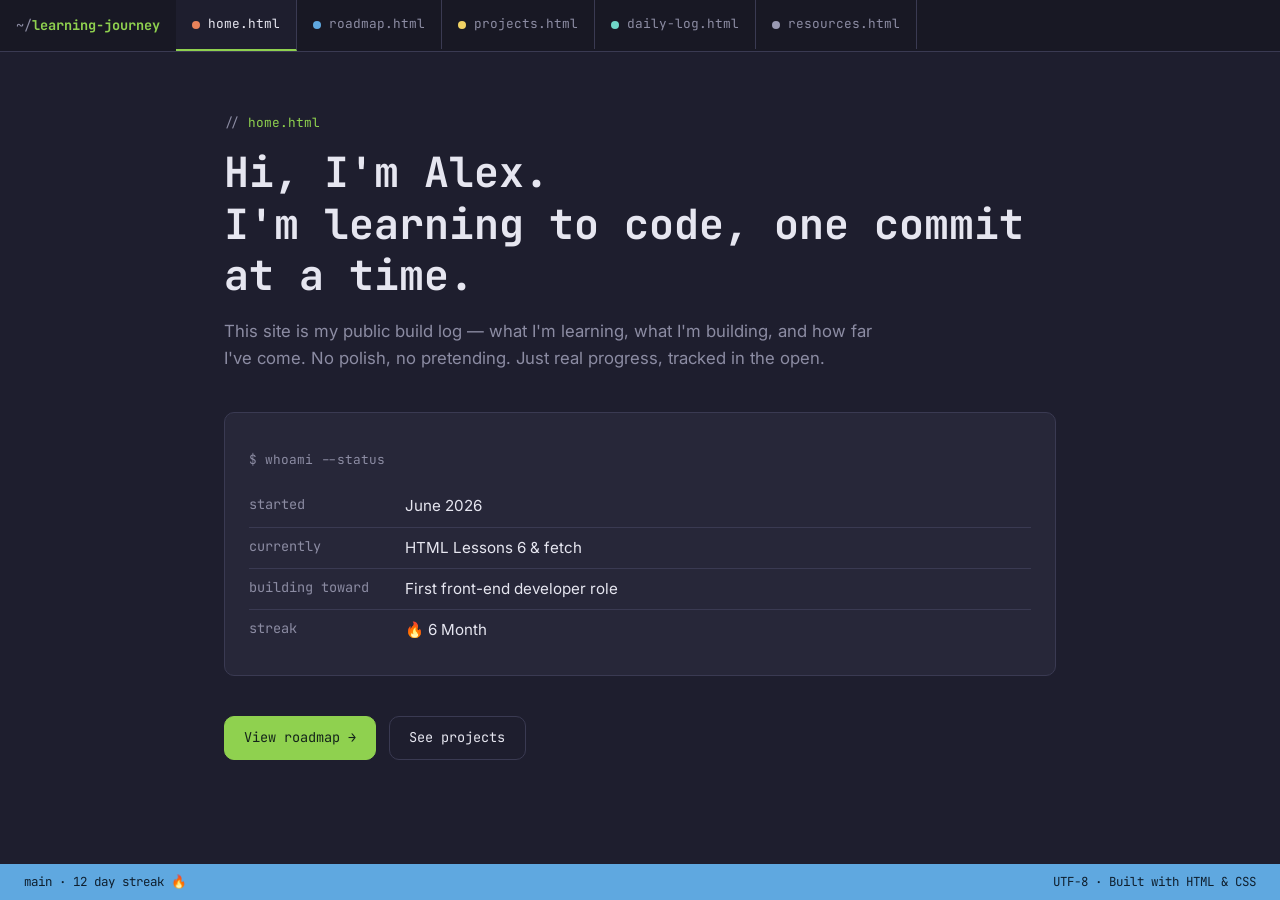
<file: index.html>
<!DOCTYPE html>
<html lang="en">
<head>
<meta charset="UTF-8">
<meta name="viewport" content="width=device-width, initial-scale=1.0">
<title>Home — Learning Journey</title>
<link rel="preconnect" href="https://fonts.googleapis.com">
<link href="https://fonts.googleapis.com/css2?family=Inter:wght@400;500;600&family=JetBrains+Mono:wght@400;500;700&display=swap" rel="stylesheet">
<link rel="stylesheet" href="style.css">
</head>
<body>

<nav class="tab-bar">
  <span class="tab-bar-brand">~/<strong>learning-journey</strong></span>
  <input type="checkbox" id="nav-toggle" class="nav-toggle">
  <label for="nav-toggle" class="nav-toggle-label">menu ☰</label>
  <ul class="tabs">
    <li><a class="tab active" href="index.html"><span class="tab-dot html"></span>home.html</a></li>
    <li><a class="tab" href="roadmap.html"><span class="tab-dot css"></span>roadmap.html</a></li>
    <li><a class="tab" href="projects.html"><span class="tab-dot js"></span>projects.html</a></li>
    <li><a class="tab" href="daily-log.html"><span class="tab-dot jsx"></span>daily-log.html</a></li>
    <li><a class="tab" href="resources.html"><span class="tab-dot md"></span>resources.html</a></li>
  </ul>
</nav>

<main>
  <p class="eyebrow">home.html</p>
  <h1>Hi, I'm Alex.<br>I'm learning to code, one commit at a time.<span class="cursor"></span></h1>
  <p class="lede">This site is my public build log — what I'm learning, what I'm building, and how far I've come. No polish, no pretending. Just real progress, tracked in the open.</p>

  <div class="fact-card">
    <p class="fact-card-title">$ whoami --status</p>
    <div class="fact-row"><span class="fact-key">started</span><span>June 2026</span></div>
    <div class="fact-row"><span class="fact-key">currently</span><span>HTML Lessons 6 &amp; fetch</span></div>
    <div class="fact-row"><span class="fact-key">building toward</span><span>First front-end developer role</span></div>
    <div class="fact-row"><span class="fact-key">streak</span><span>🔥 6 Month</span></div>
  </div>

  <div class="btn-row">
    <a class="btn btn-primary" href="roadmap.html">View roadmap →</a>
    <a class="btn btn-secondary" href="projects.html">See projects</a>
  </div>
</main>

<footer class="status-bar">
  <span>main · 12 day streak 🔥</span>
  <span>UTF-8 · Built with HTML &amp; CSS</span>
</footer>

</body>
</html>
</file>
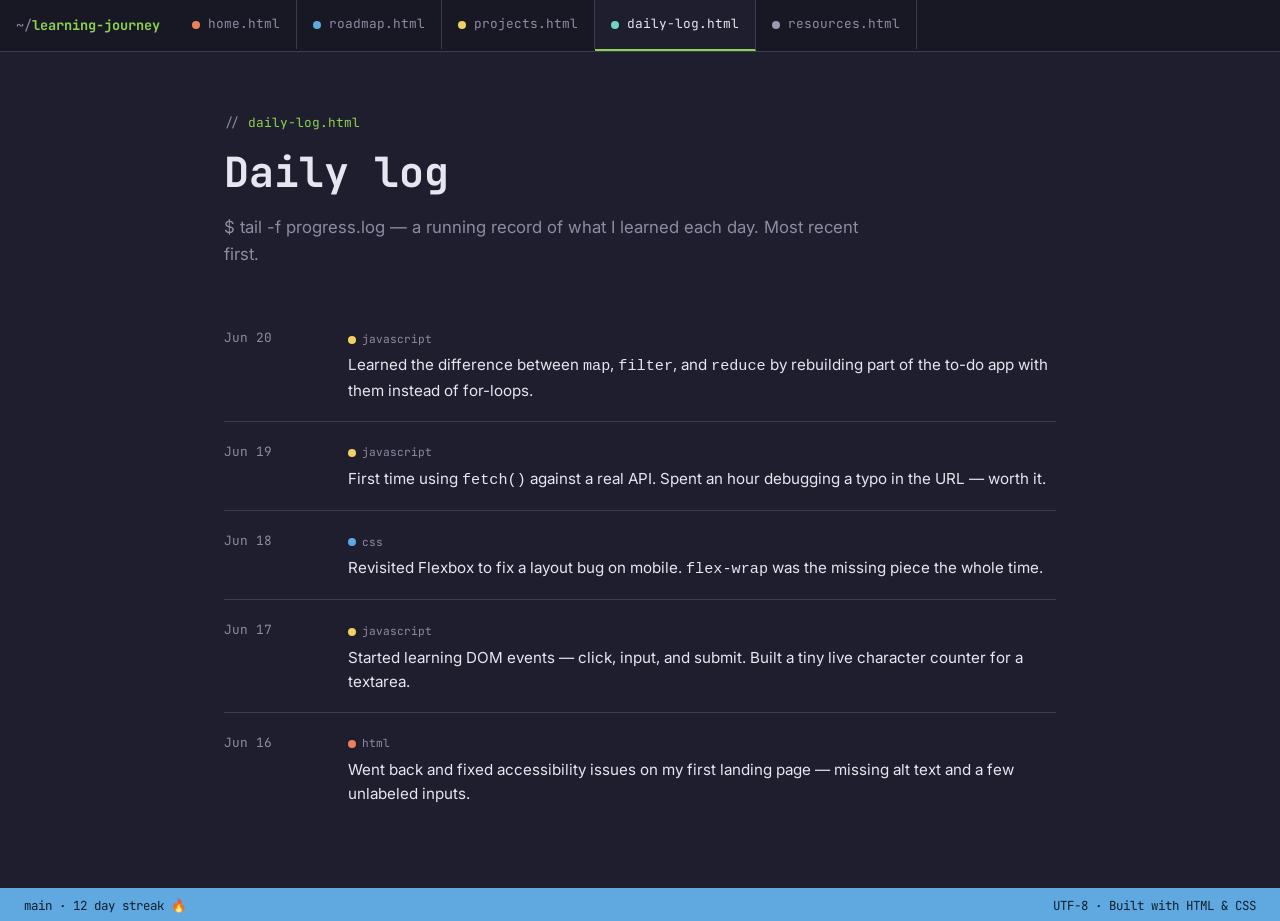
<file: daily-log.html>
<!DOCTYPE html>
<html lang="en">
<head>
<meta charset="UTF-8">
<meta name="viewport" content="width=device-width, initial-scale=1.0">
<title>Daily Log — Learning Journey</title>
<link rel="preconnect" href="https://fonts.googleapis.com">
<link href="https://fonts.googleapis.com/css2?family=Inter:wght@400;500;600&family=JetBrains+Mono:wght@400;500;700&display=swap" rel="stylesheet">
<link rel="stylesheet" href="style.css">
</head>
<body>

<nav class="tab-bar">
  <span class="tab-bar-brand">~/<strong>learning-journey</strong></span>
  <input type="checkbox" id="nav-toggle" class="nav-toggle">
  <label for="nav-toggle" class="nav-toggle-label">menu ☰</label>
  <ul class="tabs">
    <li><a class="tab" href="index.html"><span class="tab-dot html"></span>home.html</a></li>
    <li><a class="tab" href="roadmap.html"><span class="tab-dot css"></span>roadmap.html</a></li>
    <li><a class="tab" href="projects.html"><span class="tab-dot js"></span>projects.html</a></li>
    <li><a class="tab active" href="daily-log.html"><span class="tab-dot jsx"></span>daily-log.html</a></li>
    <li><a class="tab" href="resources.html"><span class="tab-dot md"></span>resources.html</a></li>
  </ul>
</nav>

<main>
  <p class="eyebrow">daily-log.html</p>
  <h1>Daily log</h1>
  <p class="lede">$ tail -f progress.log — a running record of what I learned each day. Most recent first.</p>

  <ul class="log-list">
    <li class="log-entry">
      <span class="log-date">Jun 20</span>
      <div>
        <span class="log-tag"><span class="tab-dot js"></span>javascript</span>
        <p class="log-note">Learned the difference between <code>map</code>, <code>filter</code>, and <code>reduce</code> by rebuilding part of the to-do app with them instead of for-loops.</p>
      </div>
    </li>
    <li class="log-entry">
      <span class="log-date">Jun 19</span>
      <div>
        <span class="log-tag"><span class="tab-dot js"></span>javascript</span>
        <p class="log-note">First time using <code>fetch()</code> against a real API. Spent an hour debugging a typo in the URL — worth it.</p>
      </div>
    </li>
    <li class="log-entry">
      <span class="log-date">Jun 18</span>
      <div>
        <span class="log-tag"><span class="tab-dot css"></span>css</span>
        <p class="log-note">Revisited Flexbox to fix a layout bug on mobile. <code>flex-wrap</code> was the missing piece the whole time.</p>
      </div>
    </li>
    <li class="log-entry">
      <span class="log-date">Jun 17</span>
      <div>
        <span class="log-tag"><span class="tab-dot js"></span>javascript</span>
        <p class="log-note">Started learning DOM events — click, input, and submit. Built a tiny live character counter for a textarea.</p>
      </div>
    </li>
    <li class="log-entry">
      <span class="log-date">Jun 16</span>
      <div>
        <span class="log-tag"><span class="tab-dot html"></span>html</span>
        <p class="log-note">Went back and fixed accessibility issues on my first landing page — missing alt text and a few unlabeled inputs.</p>
      </div>
    </li>
  </ul>
</main>

<footer class="status-bar">
  <span>main · 12 day streak 🔥</span>
  <span>UTF-8 · Built with HTML &amp; CSS</span>
</footer>

</body>
</html>
</file>
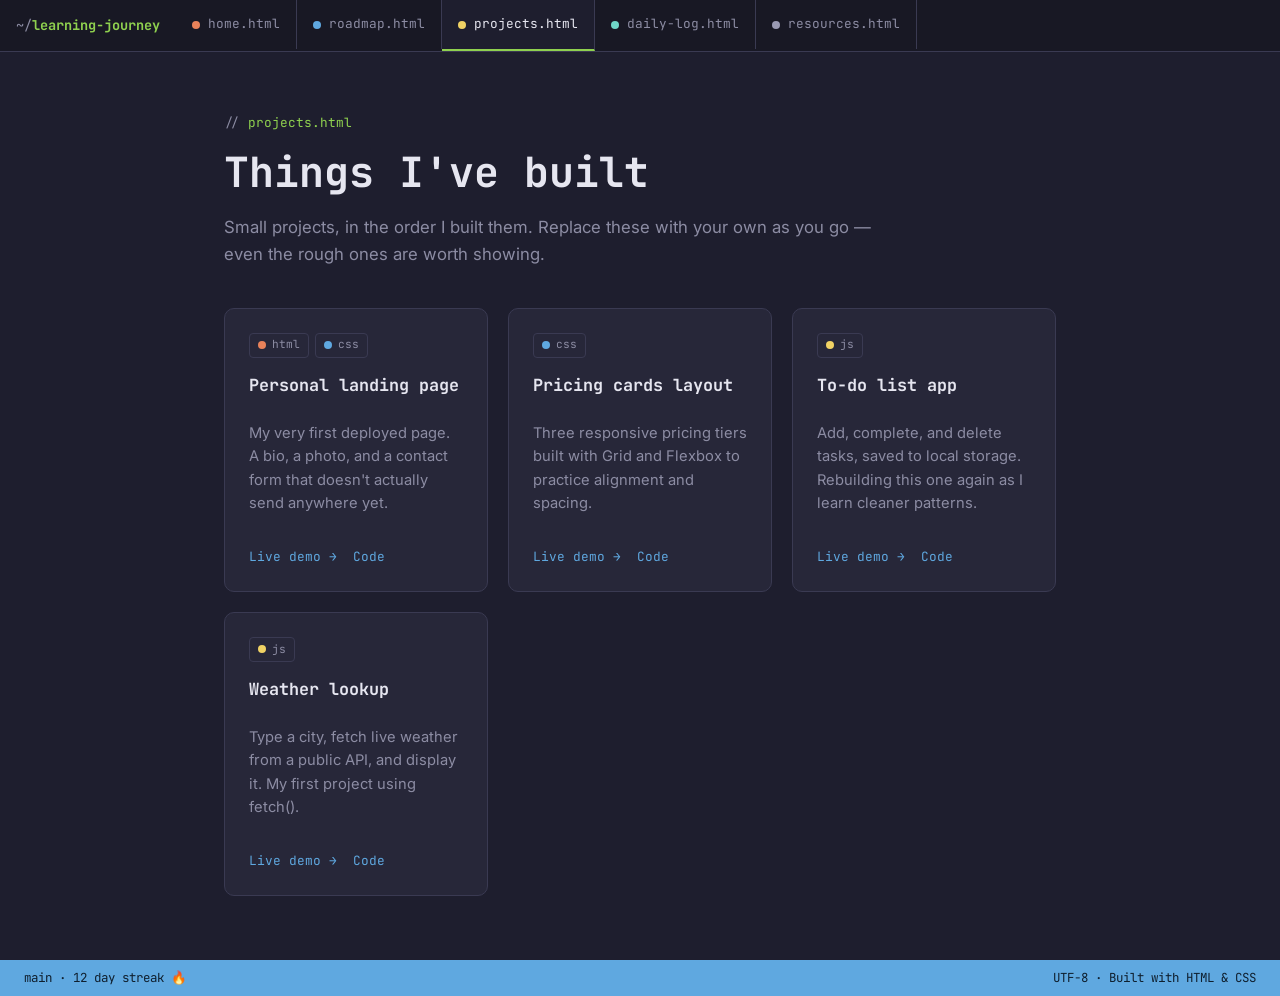
<file: projects.html>
<!DOCTYPE html>
<html lang="en">
<head>
<meta charset="UTF-8">
<meta name="viewport" content="width=device-width, initial-scale=1.0">
<title>Projects — Learning Journey</title>
<link rel="preconnect" href="https://fonts.googleapis.com">
<link href="https://fonts.googleapis.com/css2?family=Inter:wght@400;500;600&family=JetBrains+Mono:wght@400;500;700&display=swap" rel="stylesheet">
<link rel="stylesheet" href="style.css">
</head>
<body>

<nav class="tab-bar">
  <span class="tab-bar-brand">~/<strong>learning-journey</strong></span>
  <input type="checkbox" id="nav-toggle" class="nav-toggle">
  <label for="nav-toggle" class="nav-toggle-label">menu ☰</label>
  <ul class="tabs">
    <li><a class="tab" href="index.html"><span class="tab-dot html"></span>home.html</a></li>
    <li><a class="tab" href="roadmap.html"><span class="tab-dot css"></span>roadmap.html</a></li>
    <li><a class="tab active" href="projects.html"><span class="tab-dot js"></span>projects.html</a></li>
    <li><a class="tab" href="daily-log.html"><span class="tab-dot jsx"></span>daily-log.html</a></li>
    <li><a class="tab" href="resources.html"><span class="tab-dot md"></span>resources.html</a></li>
  </ul>
</nav>

<main>
  <p class="eyebrow">projects.html</p>
  <h1>Things I've built</h1>
  <p class="lede">Small projects, in the order I built them. Replace these with your own as you go — even the rough ones are worth showing.</p>

  <div class="project-grid">
    <article class="project-card">
      <div class="file-tags">
        <span class="file-tag"><span class="tab-dot html"></span>html</span>
        <span class="file-tag"><span class="tab-dot css"></span>css</span>
      </div>
      <h3>Personal landing page</h3>
      <p>My very first deployed page. A bio, a photo, and a contact form that doesn't actually send anywhere yet.</p>
      <div class="project-links">
        <a href="#">Live demo →</a>
        <a href="#">Code</a>
      </div>
    </article>

    <article class="project-card">
      <div class="file-tags">
        <span class="file-tag"><span class="tab-dot css"></span>css</span>
      </div>
      <h3>Pricing cards layout</h3>
      <p>Three responsive pricing tiers built with Grid and Flexbox to practice alignment and spacing.</p>
      <div class="project-links">
        <a href="#">Live demo →</a>
        <a href="#">Code</a>
      </div>
    </article>

    <article class="project-card">
      <div class="file-tags">
        <span class="file-tag"><span class="tab-dot js"></span>js</span>
      </div>
      <h3>To-do list app</h3>
      <p>Add, complete, and delete tasks, saved to local storage. Rebuilding this one again as I learn cleaner patterns.</p>
      <div class="project-links">
        <a href="#">Live demo →</a>
        <a href="#">Code</a>
      </div>
    </article>

    <article class="project-card">
      <div class="file-tags">
        <span class="file-tag"><span class="tab-dot js"></span>js</span>
      </div>
      <h3>Weather lookup</h3>
      <p>Type a city, fetch live weather from a public API, and display it. My first project using fetch().</p>
      <div class="project-links">
        <a href="#">Live demo →</a>
        <a href="#">Code</a>
      </div>
    </article>
  </div>
</main>

<footer class="status-bar">
  <span>main · 12 day streak 🔥</span>
  <span>UTF-8 · Built with HTML &amp; CSS</span>
</footer>

</body>
</html>
</file>
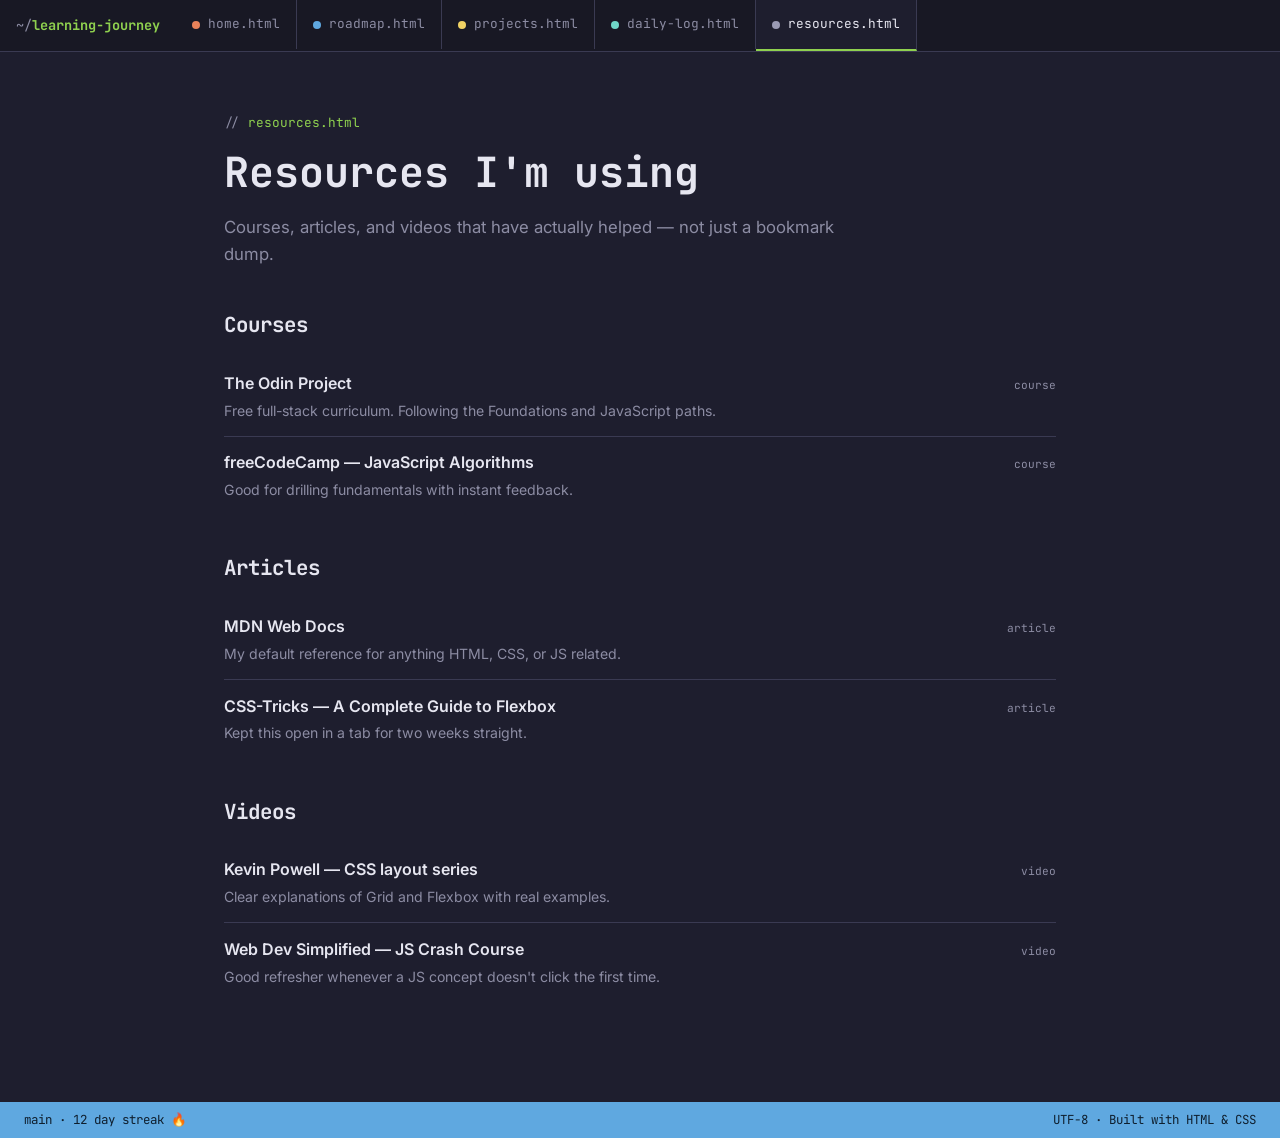
<file: resources.html>
<!DOCTYPE html>
<html lang="en">
<head>
<meta charset="UTF-8">
<meta name="viewport" content="width=device-width, initial-scale=1.0">
<title>Resources — Learning Journey</title>
<link rel="preconnect" href="https://fonts.googleapis.com">
<link href="https://fonts.googleapis.com/css2?family=Inter:wght@400;500;600&family=JetBrains+Mono:wght@400;500;700&display=swap" rel="stylesheet">
<link rel="stylesheet" href="style.css">
</head>
<body>

<nav class="tab-bar">
  <span class="tab-bar-brand">~/<strong>learning-journey</strong></span>
  <input type="checkbox" id="nav-toggle" class="nav-toggle">
  <label for="nav-toggle" class="nav-toggle-label">menu ☰</label>
  <ul class="tabs">
    <li><a class="tab" href="index.html"><span class="tab-dot html"></span>home.html</a></li>
    <li><a class="tab" href="roadmap.html"><span class="tab-dot css"></span>roadmap.html</a></li>
    <li><a class="tab" href="projects.html"><span class="tab-dot js"></span>projects.html</a></li>
    <li><a class="tab" href="daily-log.html"><span class="tab-dot jsx"></span>daily-log.html</a></li>
    <li><a class="tab active" href="resources.html"><span class="tab-dot md"></span>resources.html</a></li>
  </ul>
</nav>

<main>
  <p class="eyebrow">resources.html</p>
  <h1>Resources I'm using</h1>
  <p class="lede">Courses, articles, and videos that have actually helped — not just a bookmark dump.</p>

  <div class="resource-group">
    <h2>Courses</h2>
    <ul class="resource-list">
      <li class="resource-item">
        <div>
          <span class="resource-name">The Odin Project</span>
          <span class="resource-note">Free full-stack curriculum. Following the Foundations and JavaScript paths.</span>
        </div>
        <span class="resource-type">course</span>
      </li>
      <li class="resource-item">
        <div>
          <span class="resource-name">freeCodeCamp — JavaScript Algorithms</span>
          <span class="resource-note">Good for drilling fundamentals with instant feedback.</span>
        </div>
        <span class="resource-type">course</span>
      </li>
    </ul>
  </div>

  <div class="resource-group">
    <h2>Articles</h2>
    <ul class="resource-list">
      <li class="resource-item">
        <div>
          <span class="resource-name">MDN Web Docs</span>
          <span class="resource-note">My default reference for anything HTML, CSS, or JS related.</span>
        </div>
        <span class="resource-type">article</span>
      </li>
      <li class="resource-item">
        <div>
          <span class="resource-name">CSS-Tricks — A Complete Guide to Flexbox</span>
          <span class="resource-note">Kept this open in a tab for two weeks straight.</span>
        </div>
        <span class="resource-type">article</span>
      </li>
    </ul>
  </div>

  <div class="resource-group">
    <h2>Videos</h2>
    <ul class="resource-list">
      <li class="resource-item">
        <div>
          <span class="resource-name">Kevin Powell — CSS layout series</span>
          <span class="resource-note">Clear explanations of Grid and Flexbox with real examples.</span>
        </div>
        <span class="resource-type">video</span>
      </li>
      <li class="resource-item">
        <div>
          <span class="resource-name">Web Dev Simplified — JS Crash Course</span>
          <span class="resource-note">Good refresher whenever a JS concept doesn't click the first time.</span>
        </div>
        <span class="resource-type">video</span>
      </li>
    </ul>
  </div>
</main>

<footer class="status-bar">
  <span>main · 12 day streak 🔥</span>
  <span>UTF-8 · Built with HTML &amp; CSS</span>
</footer>

</body>
</html>
</file>
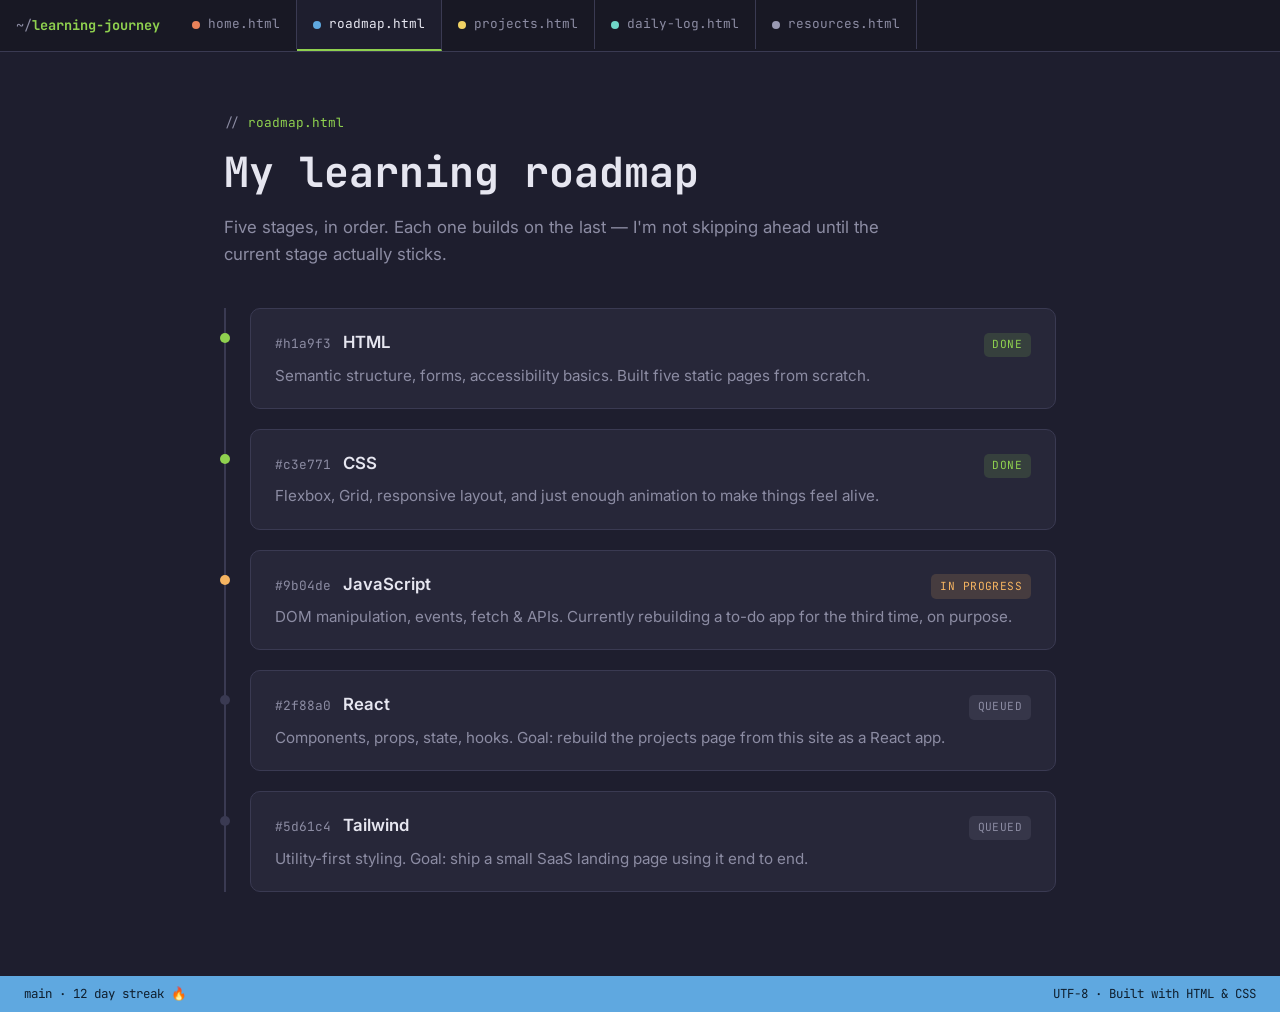
<file: roadmap.html>
<!DOCTYPE html>
<html lang="en">
<head>
<meta charset="UTF-8">
<meta name="viewport" content="width=device-width, initial-scale=1.0">
<title>Roadmap — Learning Journey</title>
<link rel="preconnect" href="https://fonts.googleapis.com">
<link href="https://fonts.googleapis.com/css2?family=Inter:wght@400;500;600&family=JetBrains+Mono:wght@400;500;700&display=swap" rel="stylesheet">
<link rel="stylesheet" href="style.css">
</head>
<body>

<nav class="tab-bar">
  <span class="tab-bar-brand">~/<strong>learning-journey</strong></span>
  <input type="checkbox" id="nav-toggle" class="nav-toggle">
  <label for="nav-toggle" class="nav-toggle-label">menu ☰</label>
  <ul class="tabs">
    <li><a class="tab" href="index.html"><span class="tab-dot html"></span>home.html</a></li>
    <li><a class="tab active" href="roadmap.html"><span class="tab-dot css"></span>roadmap.html</a></li>
    <li><a class="tab" href="projects.html"><span class="tab-dot js"></span>projects.html</a></li>
    <li><a class="tab" href="daily-log.html"><span class="tab-dot jsx"></span>daily-log.html</a></li>
    <li><a class="tab" href="resources.html"><span class="tab-dot md"></span>resources.html</a></li>
  </ul>
</nav>

<main>
  <p class="eyebrow">roadmap.html</p>
  <h1>My learning roadmap</h1>
  <p class="lede">Five stages, in order. Each one builds on the last — I'm not skipping ahead until the current stage actually sticks.</p>

  <ul class="commit-list">
    <li class="commit-card done">
      <div class="commit-top">
        <span class="commit-hash">#h1a9f3</span>
        <span class="commit-title">HTML</span>
        <span class="status-badge done">done</span>
      </div>
      <p class="commit-desc">Semantic structure, forms, accessibility basics. Built five static pages from scratch.</p>
    </li>
    <li class="commit-card done">
      <div class="commit-top">
        <span class="commit-hash">#c3e771</span>
        <span class="commit-title">CSS</span>
        <span class="status-badge done">done</span>
      </div>
      <p class="commit-desc">Flexbox, Grid, responsive layout, and just enough animation to make things feel alive.</p>
    </li>
    <li class="commit-card progress">
      <div class="commit-top">
        <span class="commit-hash">#9b04de</span>
        <span class="commit-title">JavaScript</span>
        <span class="status-badge progress">in progress</span>
      </div>
      <p class="commit-desc">DOM manipulation, events, fetch &amp; APIs. Currently rebuilding a to-do app for the third time, on purpose.</p>
    </li>
    <li class="commit-card">
      <div class="commit-top">
        <span class="commit-hash">#2f88a0</span>
        <span class="commit-title">React</span>
        <span class="status-badge queued">queued</span>
      </div>
      <p class="commit-desc">Components, props, state, hooks. Goal: rebuild the projects page from this site as a React app.</p>
    </li>
    <li class="commit-card">
      <div class="commit-top">
        <span class="commit-hash">#5d61c4</span>
        <span class="commit-title">Tailwind</span>
        <span class="status-badge queued">queued</span>
      </div>
      <p class="commit-desc">Utility-first styling. Goal: ship a small SaaS landing page using it end to end.</p>
    </li>
  </ul>
</main>

<footer class="status-bar">
  <span>main · 12 day streak 🔥</span>
  <span>UTF-8 · Built with HTML &amp; CSS</span>
</footer>

</body>
</html>
</file>
<file: style.css>
/* ===========================================================
   Learning Journey — code-editor themed design system
   =========================================================== */

:root {
  /* Color tokens */
  --bg: #1e1e2e;
  --bg-card: #272739;
  --bg-card-hover: #2e2e44;
  --border: #3a3a52;
  --text: #e6e6f0;
  --text-muted: #8c8ca3;
  --accent-green: #8fd14f;
  --accent-amber: #f5b461;
  --accent-blue: #5fa8e0;
  --accent-red: #e8736b;

  /* File-type dot colors (matches real editor conventions) */
  --dot-html: #e8825a;
  --dot-css: #5fa8e0;
  --dot-js: #f0d264;
  --dot-jsx: #6fd6c7;
  --dot-md: #9a9ab3;

  --font-display: 'JetBrains Mono', monospace;
  --font-body: 'Inter', system-ui, sans-serif;

  --radius: 10px;
}

* { box-sizing: border-box; }

html { scroll-behavior: smooth; }

@media (prefers-reduced-motion: reduce) {
  html { scroll-behavior: auto; }
  * { animation: none !important; transition: none !important; }
}

body {
  margin: 0;
  background: var(--bg);
  color: var(--text);
  font-family: var(--font-body);
  line-height: 1.6;
  min-height: 100vh;
  display: flex;
  flex-direction: column;
}

a {
  color: var(--accent-blue);
  text-decoration: none;
}
a:hover { text-decoration: underline; }

:focus-visible {
  outline: 2px solid var(--accent-green);
  outline-offset: 2px;
}

/* ---------- Tab bar (site nav, styled like editor tabs) ---------- */

.tab-bar {
  display: flex;
  align-items: center;
  background: #181824;
  border-bottom: 1px solid var(--border);
  padding: 0 1rem;
  position: sticky;
  top: 0;
  z-index: 10;
}

.tab-bar-brand {
  font-family: var(--font-display);
  font-size: 0.85rem;
  color: var(--text-muted);
  padding: 0.9rem 1rem 0.9rem 0;
  white-space: nowrap;
}

.tab-bar-brand strong { color: var(--accent-green); }

.tabs {
  display: flex;
  flex-wrap: wrap;
  list-style: none;
  margin: 0;
  padding: 0;
}

.tab {
  display: flex;
  align-items: center;
  gap: 0.5rem;
  padding: 0.9rem 1rem;
  font-family: var(--font-display);
  font-size: 0.8rem;
  color: var(--text-muted);
  border-right: 1px solid var(--border);
  white-space: nowrap;
}

.tab:hover { color: var(--text); background: var(--bg-card-hover); text-decoration: none; }

.tab.active {
  color: var(--text);
  background: var(--bg);
  border-bottom: 2px solid var(--accent-green);
}

.tab-dot {
  width: 8px;
  height: 8px;
  border-radius: 50%;
  flex-shrink: 0;
}
.tab-dot.html { background: var(--dot-html); }
.tab-dot.css { background: var(--dot-css); }
.tab-dot.js { background: var(--dot-js); }
.tab-dot.jsx { background: var(--dot-jsx); }
.tab-dot.md { background: var(--dot-md); }

/* Mobile nav (checkbox hack, no JS) */
.nav-toggle { display: none; }
.nav-toggle-label {
  display: none;
  margin-left: auto;
  padding: 0.9rem 0;
  font-family: var(--font-display);
  color: var(--text-muted);
  cursor: pointer;
}

@media (max-width: 720px) {
  .tab-bar { flex-wrap: wrap; }
  .nav-toggle-label { display: block; }
  .tabs {
    display: none;
    width: 100%;
    flex-direction: column;
  }
  .nav-toggle:checked ~ .tabs { display: flex; }
  .tab { border-right: none; border-bottom: 1px solid var(--border); width: 100%; }
}

/* ---------- Layout ---------- */

main {
  flex: 1;
  width: 100%;
  max-width: 880px;
  margin: 0 auto;
  padding: 3rem 1.5rem 4rem;
}

.eyebrow {
  font-family: var(--font-display);
  font-size: 0.8rem;
  color: var(--accent-green);
  margin-bottom: 0.75rem;
}
.eyebrow::before { content: "// "; color: var(--text-muted); }

h1 {
  font-family: var(--font-display);
  font-size: clamp(1.8rem, 4vw, 2.6rem);
  line-height: 1.25;
  margin: 0 0 1rem;
}

h2 {
  font-family: var(--font-display);
  font-size: 1.3rem;
  margin: 0 0 1rem;
}

.lede {
  color: var(--text-muted);
  font-size: 1.05rem;
  max-width: 60ch;
  margin-bottom: 2.5rem;
}

.cursor {
  display: inline-block;
  width: 0.55ch;
  background: var(--accent-green);
  margin-left: 2px;
  animation: blink 1s step-end infinite;
}
@keyframes blink { 50% { opacity: 0; } }

/* ---------- Buttons ---------- */

.btn-row { display: flex; gap: 0.8rem; flex-wrap: wrap; margin-top: 1.5rem; }

.btn {
  font-family: var(--font-display);
  font-size: 0.85rem;
  padding: 0.65rem 1.2rem;
  border-radius: var(--radius);
  border: 1px solid var(--border);
  display: inline-flex;
  align-items: center;
  gap: 0.4rem;
}
.btn:hover { text-decoration: none; }

.btn-primary {
  background: var(--accent-green);
  color: #14241a;
  border-color: var(--accent-green);
}
.btn-primary:hover { background: #a3de70; }

.btn-secondary {
  background: transparent;
  color: var(--text);
}
.btn-secondary:hover { background: var(--bg-card-hover); }

/* ---------- Quick facts card (home) ---------- */

.fact-card {
  background: var(--bg-card);
  border: 1px solid var(--border);
  border-radius: var(--radius);
  padding: 1.5rem;
  margin-bottom: 2.5rem;
}
.fact-card-title {
  font-family: var(--font-display);
  font-size: 0.8rem;
  color: var(--text-muted);
  margin-bottom: 1rem;
}
.fact-row {
  display: flex;
  gap: 0.75rem;
  padding: 0.5rem 0;
  border-top: 1px solid var(--border);
  font-size: 0.95rem;
}
.fact-row:first-of-type { border-top: none; }
.fact-key { color: var(--text-muted); min-width: 9rem; font-family: var(--font-display); font-size: 0.85rem; }

/* ---------- Roadmap / commit log ---------- */

.commit-list {
  list-style: none;
  margin: 0;
  padding: 0;
  border-left: 2px solid var(--border);
}

.commit-card {
  position: relative;
  margin-left: 1.5rem;
  padding: 1.25rem 1.5rem;
  background: var(--bg-card);
  border: 1px solid var(--border);
  border-radius: var(--radius);
  margin-bottom: 1.25rem;
}

.commit-card::before {
  content: "";
  position: absolute;
  left: -1.95rem;
  top: 1.5rem;
  width: 10px;
  height: 10px;
  border-radius: 50%;
  background: var(--border);
}
.commit-card.done::before { background: var(--accent-green); }
.commit-card.progress::before { background: var(--accent-amber); }

.commit-top {
  display: flex;
  align-items: baseline;
  gap: 0.75rem;
  flex-wrap: wrap;
  margin-bottom: 0.4rem;
}
.commit-hash {
  font-family: var(--font-display);
  font-size: 0.8rem;
  color: var(--text-muted);
}
.commit-title { font-weight: 600; font-size: 1.05rem; }

.status-badge {
  font-family: var(--font-display);
  font-size: 0.7rem;
  text-transform: uppercase;
  letter-spacing: 0.04em;
  padding: 0.2rem 0.55rem;
  border-radius: 5px;
  margin-left: auto;
}
.status-badge.done { background: rgba(143,209,79,0.15); color: var(--accent-green); }
.status-badge.progress { background: rgba(245,180,97,0.15); color: var(--accent-amber); }
.status-badge.queued { background: rgba(140,140,163,0.15); color: var(--text-muted); }

.commit-desc { color: var(--text-muted); font-size: 0.95rem; margin: 0; }

/* ---------- Projects ---------- */

.project-grid {
  display: grid;
  grid-template-columns: repeat(auto-fit, minmax(240px, 1fr));
  gap: 1.25rem;
}

.project-card {
  background: var(--bg-card);
  border: 1px solid var(--border);
  border-radius: var(--radius);
  padding: 1.5rem;
  display: flex;
  flex-direction: column;
}

.file-tags { display: flex; gap: 0.4rem; margin-bottom: 0.9rem; }
.file-tag {
  font-family: var(--font-display);
  font-size: 0.7rem;
  padding: 0.15rem 0.5rem;
  border-radius: 4px;
  display: flex;
  align-items: center;
  gap: 0.35rem;
  border: 1px solid var(--border);
  color: var(--text-muted);
}

.project-card h3 { margin: 0 0 0.5rem; font-family: var(--font-display); font-size: 1.05rem; }
.project-card p { color: var(--text-muted); font-size: 0.92rem; flex-grow: 1; }
.project-links { display: flex; gap: 1rem; margin-top: 1rem; font-family: var(--font-display); font-size: 0.8rem; }

/* ---------- Daily log ---------- */

.log-list { list-style: none; margin: 0; padding: 0; }

.log-entry {
  display: flex;
  gap: 1.25rem;
  padding: 1.1rem 0;
  border-top: 1px solid var(--border);
}
.log-entry:first-child { border-top: none; }

.log-date {
  font-family: var(--font-display);
  font-size: 0.8rem;
  color: var(--text-muted);
  white-space: nowrap;
  padding-top: 0.15rem;
  min-width: 6.5rem;
}

.log-tag {
  display: inline-flex;
  align-items: center;
  gap: 0.35rem;
  font-family: var(--font-display);
  font-size: 0.7rem;
  color: var(--text-muted);
  margin-bottom: 0.3rem;
}

.log-note { color: var(--text); font-size: 0.95rem; margin: 0; }

/* ---------- Resources ---------- */

.resource-group { margin-bottom: 2.25rem; }
.resource-list { list-style: none; margin: 0; padding: 0; }
.resource-item {
  display: flex;
  justify-content: space-between;
  align-items: baseline;
  gap: 1rem;
  padding: 0.85rem 0;
  border-top: 1px solid var(--border);
}
.resource-item:first-child { border-top: none; }
.resource-name { font-weight: 600; }
.resource-note { color: var(--text-muted); font-size: 0.88rem; display: block; margin-top: 0.2rem; }
.resource-type {
  font-family: var(--font-display);
  font-size: 0.7rem;
  color: var(--text-muted);
  white-space: nowrap;
}

/* ---------- Status bar (footer) ---------- */

.status-bar {
  background: var(--accent-blue);
  color: #0f1f2e;
  font-family: var(--font-display);
  font-size: 0.78rem;
  display: flex;
  justify-content: space-between;
  align-items: center;
  padding: 0.5rem 1.5rem;
  flex-wrap: wrap;
  gap: 0.5rem;
}
.status-bar a { color: #0f1f2e; }
</file>
